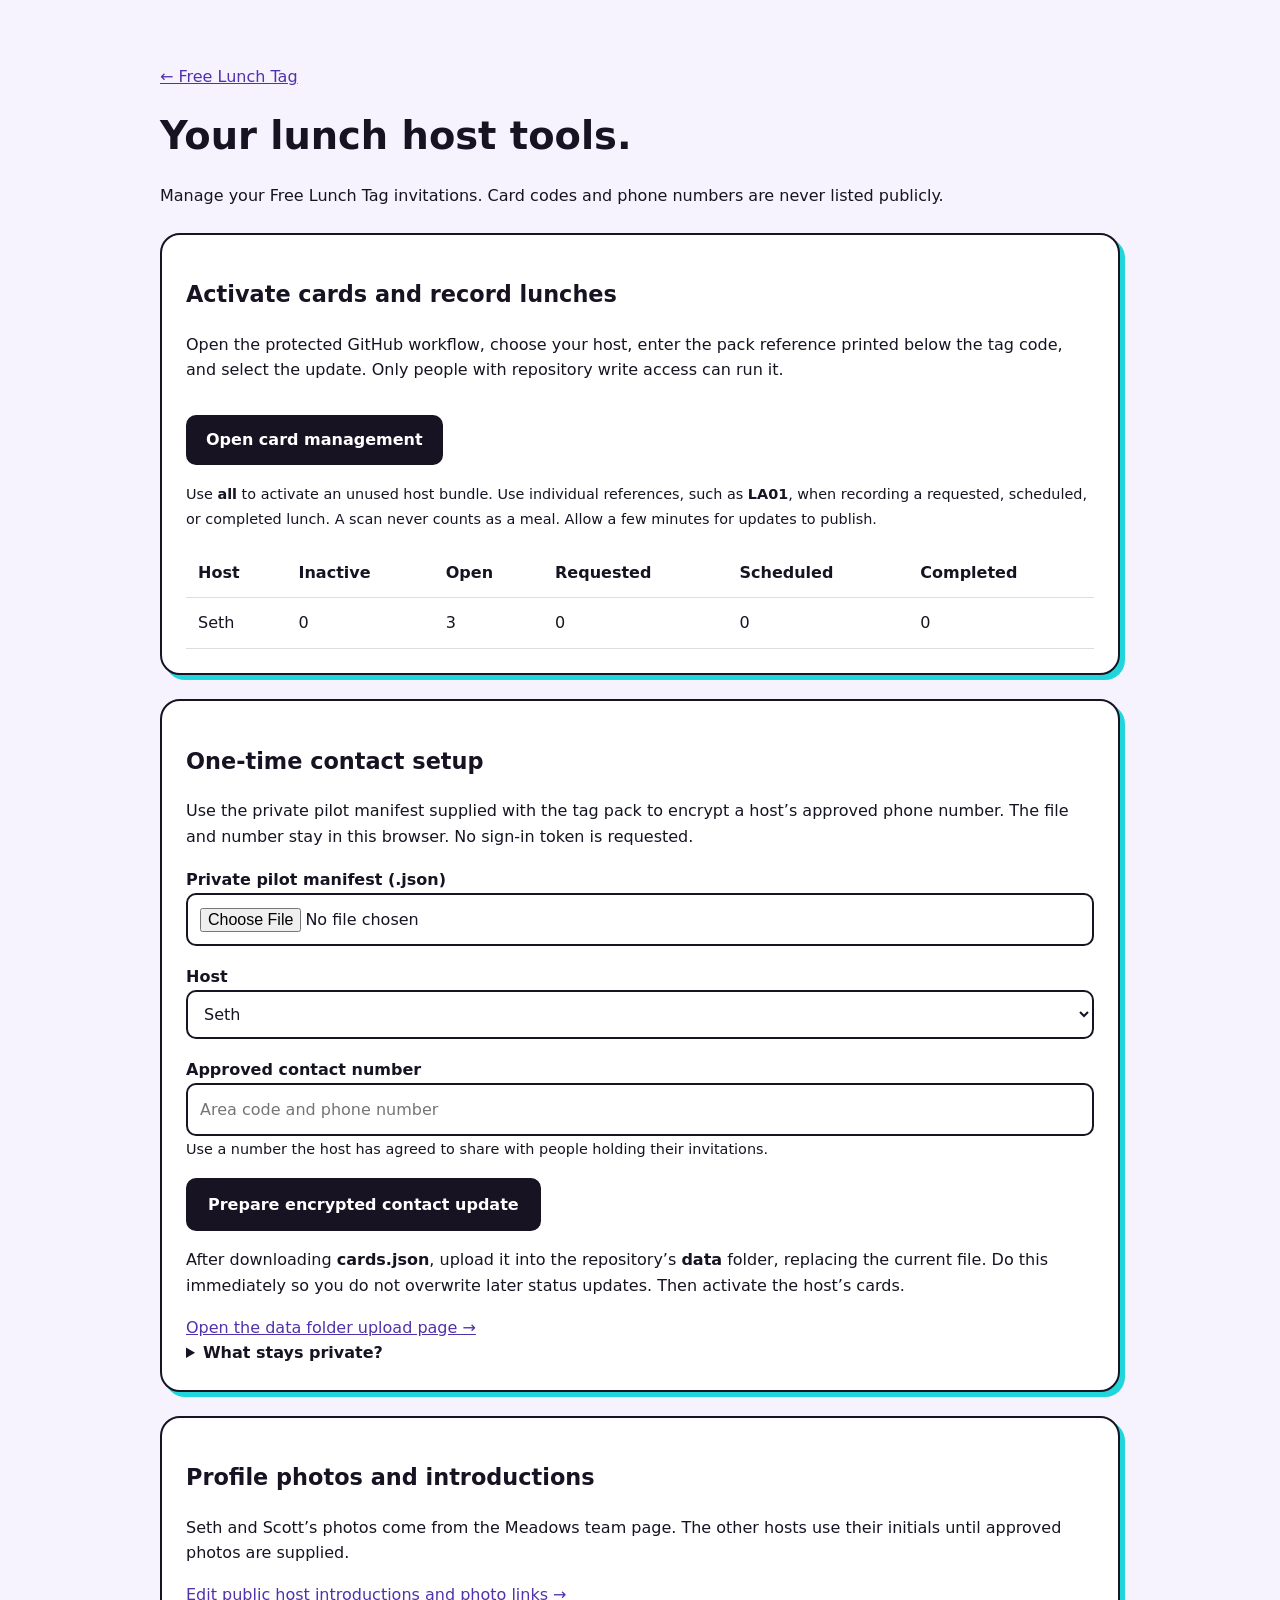
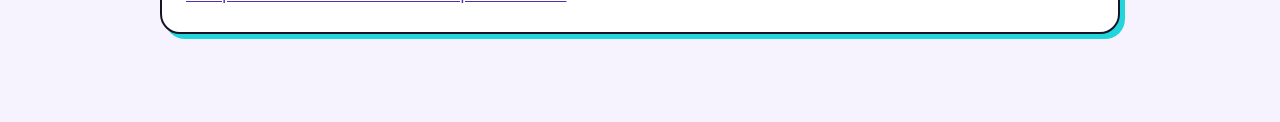
<file: admin.html>
<!doctype html><html lang="en"><head><meta charset="utf-8"><meta name="viewport" content="width=device-width,initial-scale=1"><meta name="robots" content="noindex,nofollow"><meta name="referrer" content="no-referrer"><title>Host tools | Free Lunch Tag</title>
<style>body{font:16px/1.6 system-ui,sans-serif;background:#f6f3ff;color:#171322;margin:0}main{max-width:960px;margin:40px auto;padding:24px}h1{font-size:2.4rem;line-height:1.1}h2{font-size:1.4rem}section{background:white;border:2px solid #171322;border-radius:20px;padding:24px;margin:24px 0;box-shadow:5px 5px #20d6dc}a{color:#5131ac}label{display:block;font-weight:700;margin-top:18px}input,select,button{box-sizing:border-box;font:inherit;max-width:100%;padding:12px;border:2px solid #171322;border-radius:10px}input,select{width:100%;background:white;color:#171322}button,.button{display:inline-block;background:#171322;color:white;font-weight:700;cursor:pointer;padding:12px 20px;border-radius:10px;margin:16px 8px 0 0;text-decoration:none}button:disabled{opacity:.5;cursor:wait}.table-wrap{overflow:auto}table{border-collapse:collapse;width:100%}td,th{padding:12px;text-align:left;border-bottom:1px solid #ddd}small{font-size:.9rem}#message{white-space:pre-wrap}summary{cursor:pointer;font-weight:700}.pill{background:#f0e5ff;padding:4px 9px;border-radius:6px}@media(max-width:600px){main{padding:16px;margin:12px auto}section{padding:18px}h1{font-size:2rem}}</style></head><body><main>
<a href="/">← Free Lunch Tag</a><h1>Your lunch host tools.</h1><p>Manage your Free Lunch Tag invitations. Card codes and phone numbers are never listed publicly.</p>
<section><h2>Activate cards and record lunches</h2><p>Open the protected GitHub workflow, choose your host, enter the pack reference printed below the tag code, and select the update. Only people with repository write access can run it.</p>
<a class="button" href="https://github.com/hyperfenton/Freelunchtag/actions/workflows/manage-lunch-cards.yml" target="_blank" rel="noopener">Open card management</a>
<p><small>Use <strong>all</strong> to activate an unused host bundle. Use individual references, such as <strong>LA01</strong>, when recording a requested, scheduled, or completed lunch. A scan never counts as a meal. Allow a few minutes for updates to publish.</small></p>
<div class="table-wrap"><table><thead><tr><th>Host</th><th>Inactive</th><th>Open</th><th>Requested</th><th>Scheduled</th><th>Completed</th></tr></thead><tbody id="summary"></tbody></table></div></section>
<section><h2>One-time contact setup</h2><p>Use the private pilot manifest supplied with the tag pack to encrypt a host’s approved phone number. The file and number stay in this browser. No sign-in token is requested.</p>
<label for="manifest">Private pilot manifest (.json)</label><input id="manifest" type="file" accept=".json,application/json">
<label for="host">Host</label><select id="host"></select>
<label for="phone">Approved contact number</label><input id="phone" type="tel" autocomplete="off" placeholder="Area code and phone number">
<small>Use a number the host has agreed to share with people holding their invitations.</small><br>
<button id="encrypt">Prepare encrypted contact update</button>
<p id="message" role="status"></p>
<p>After downloading <strong>cards.json</strong>, upload it into the repository’s <strong>data</strong> folder, replacing the current file. Do this immediately so you do not overwrite later status updates. Then activate the host’s cards.</p>
<a href="https://github.com/hyperfenton/Freelunchtag/upload/main/data" target="_blank" rel="noopener">Open the data folder upload page →</a>
<details><summary>What stays private?</summary><p>Keep the pilot manifest and printed QR/code labels private. Never upload them to GitHub. The downloaded cards.json contains encrypted contact details only. Anyone holding a valid card can recover its host contact; deactivation cannot erase information someone already received.</p><p>Guest requests are arranged by text. Hosts record progress in GitHub; the site does not collect guest names or track individual scans. These are invitations, not automatic cash or restaurant vouchers.</p></details>
</section><section><h2>Profile photos and introductions</h2><p>Seth and Scott’s photos come from the Meadows team page. The other hosts use their initials until approved photos are supplied.</p><a href="https://github.com/hyperfenton/Freelunchtag/edit/main/data/hosts.json" target="_blank" rel="noopener">Edit public host introductions and photo links →</a></section>
</main><script type="module" src="admin.js"></script></body></html>
</file>
